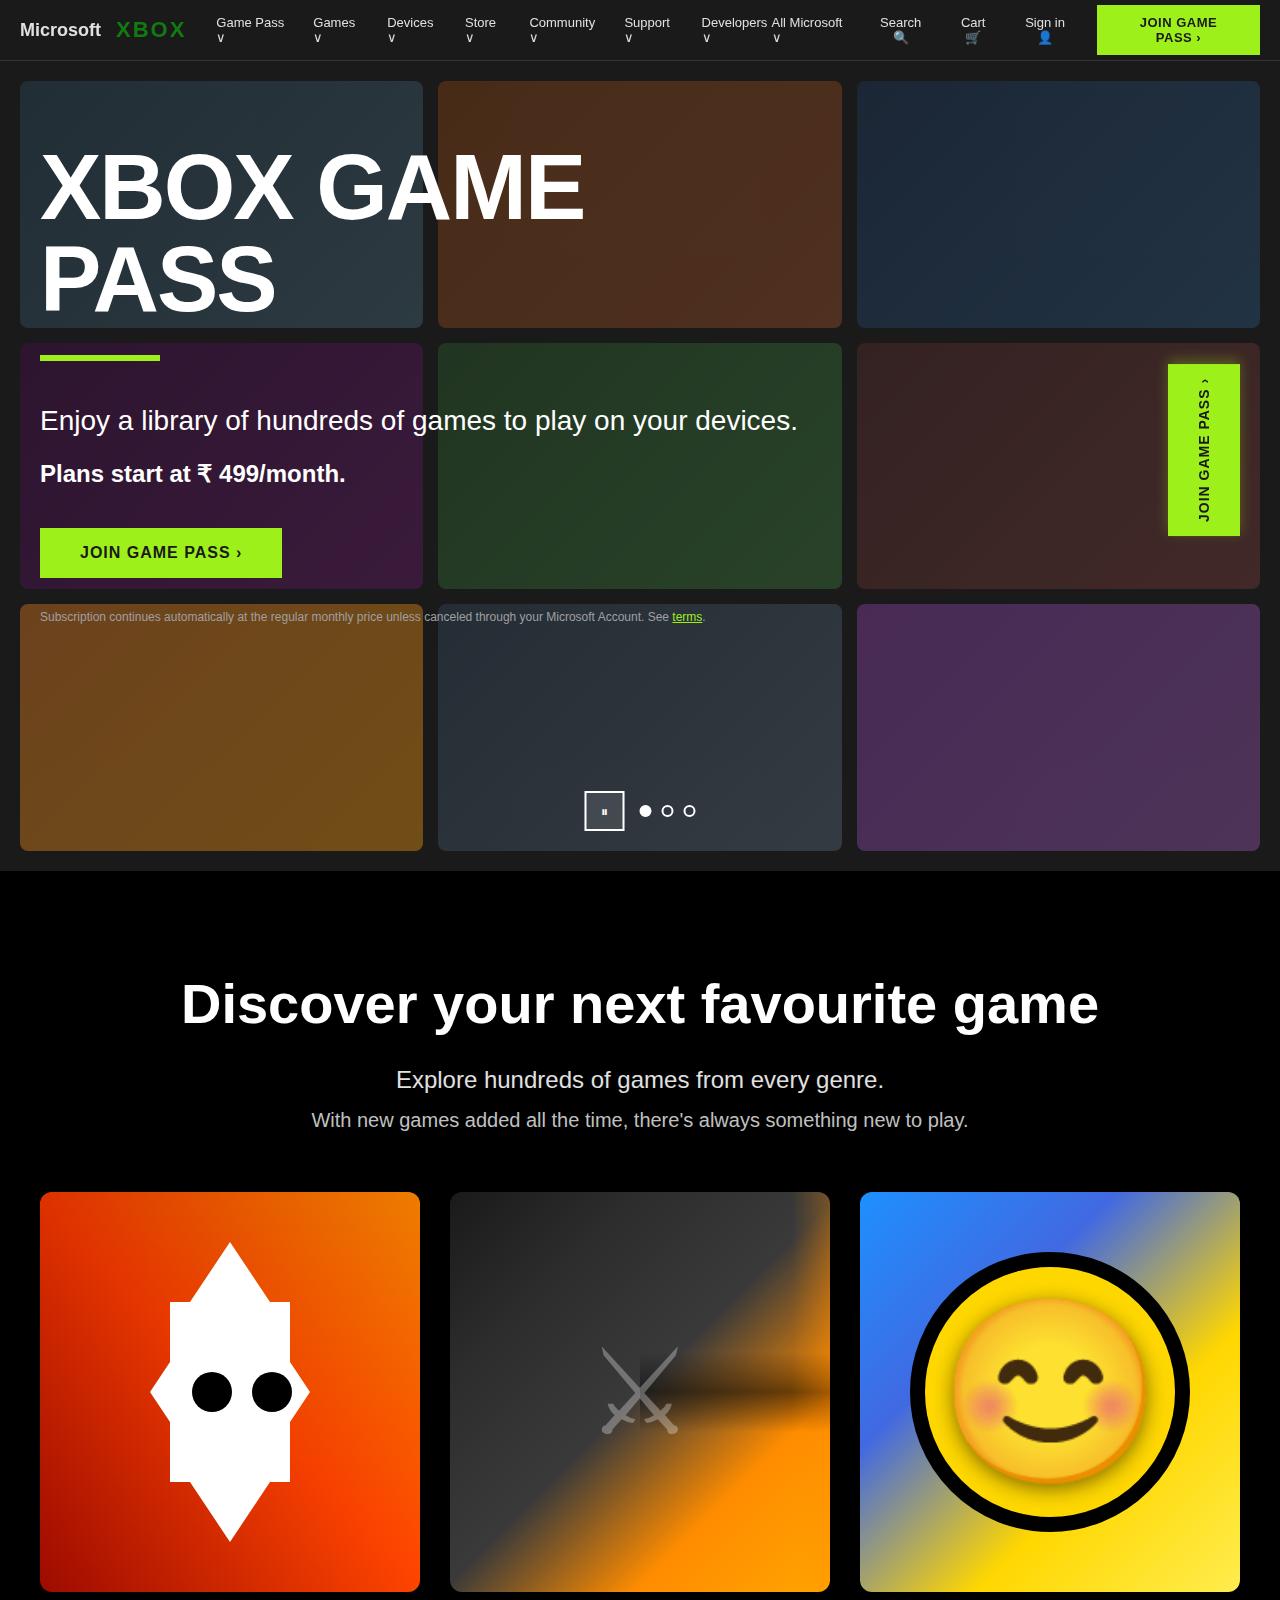
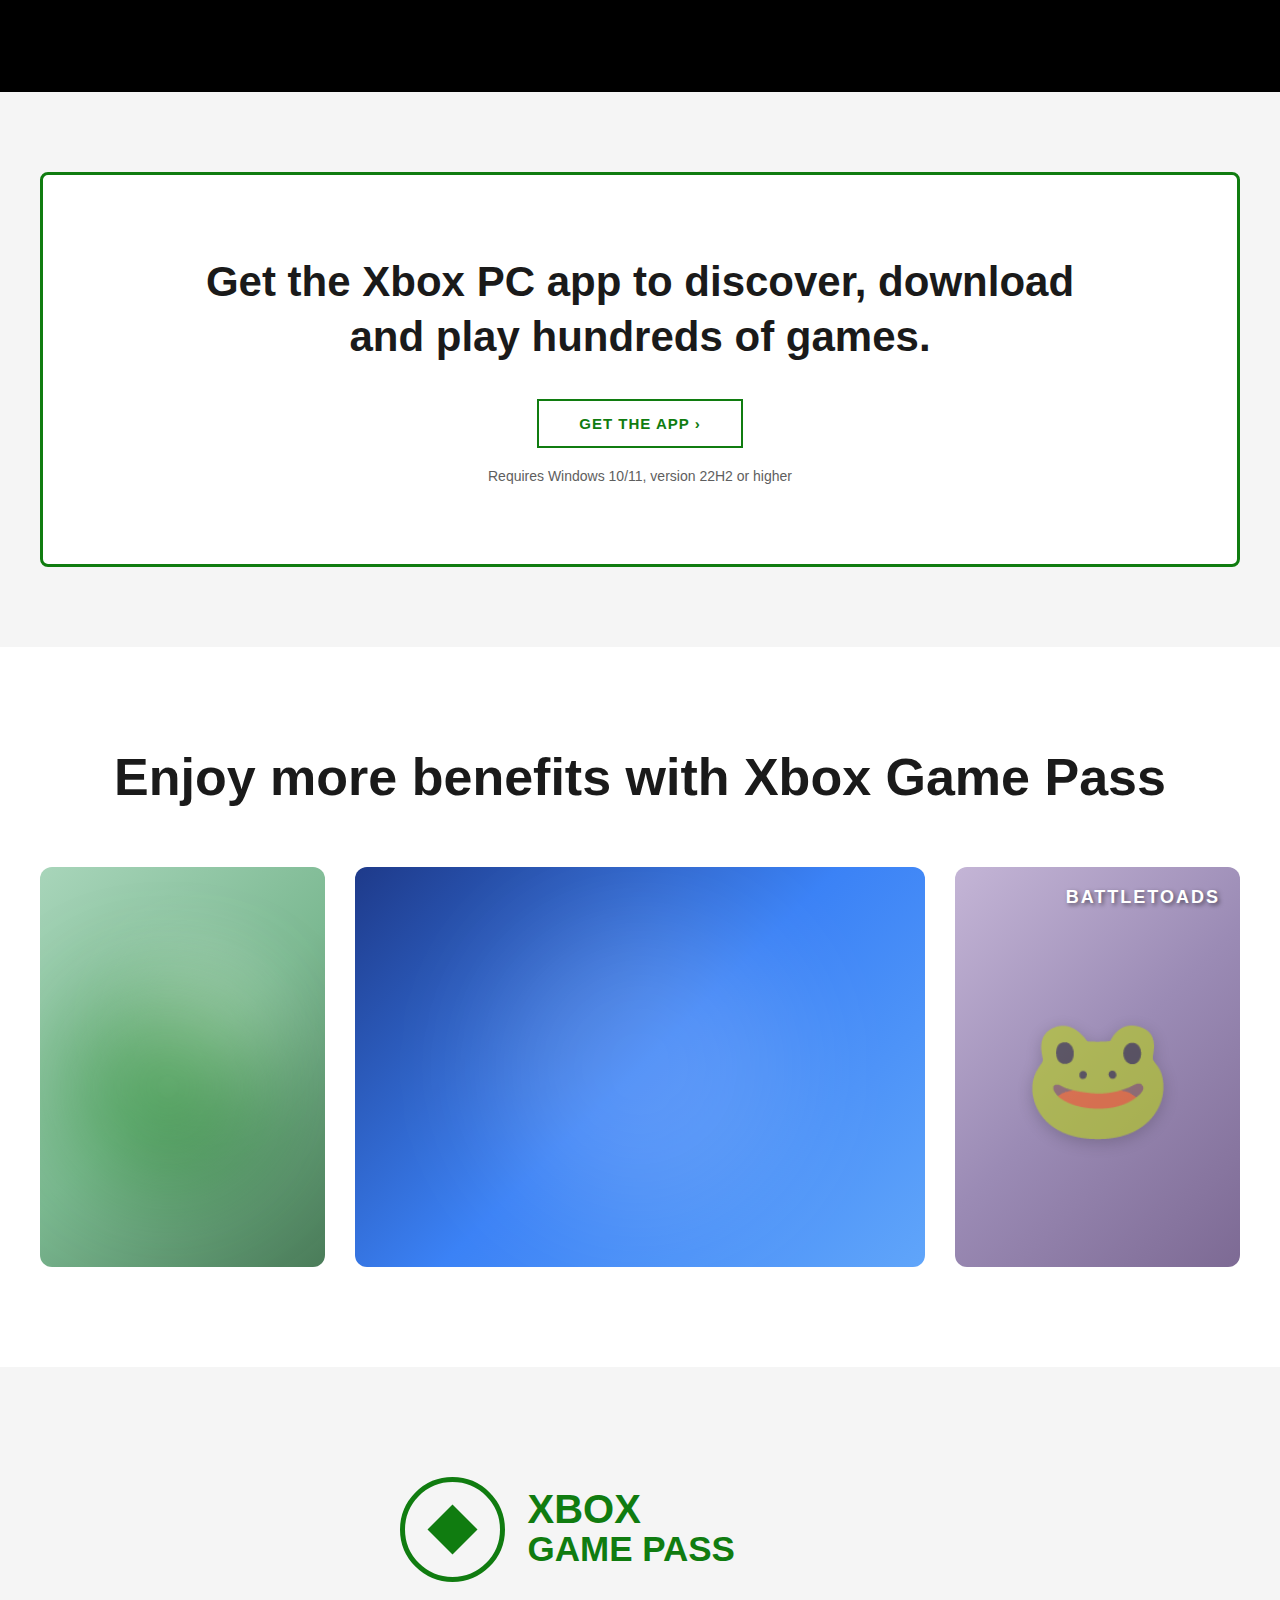
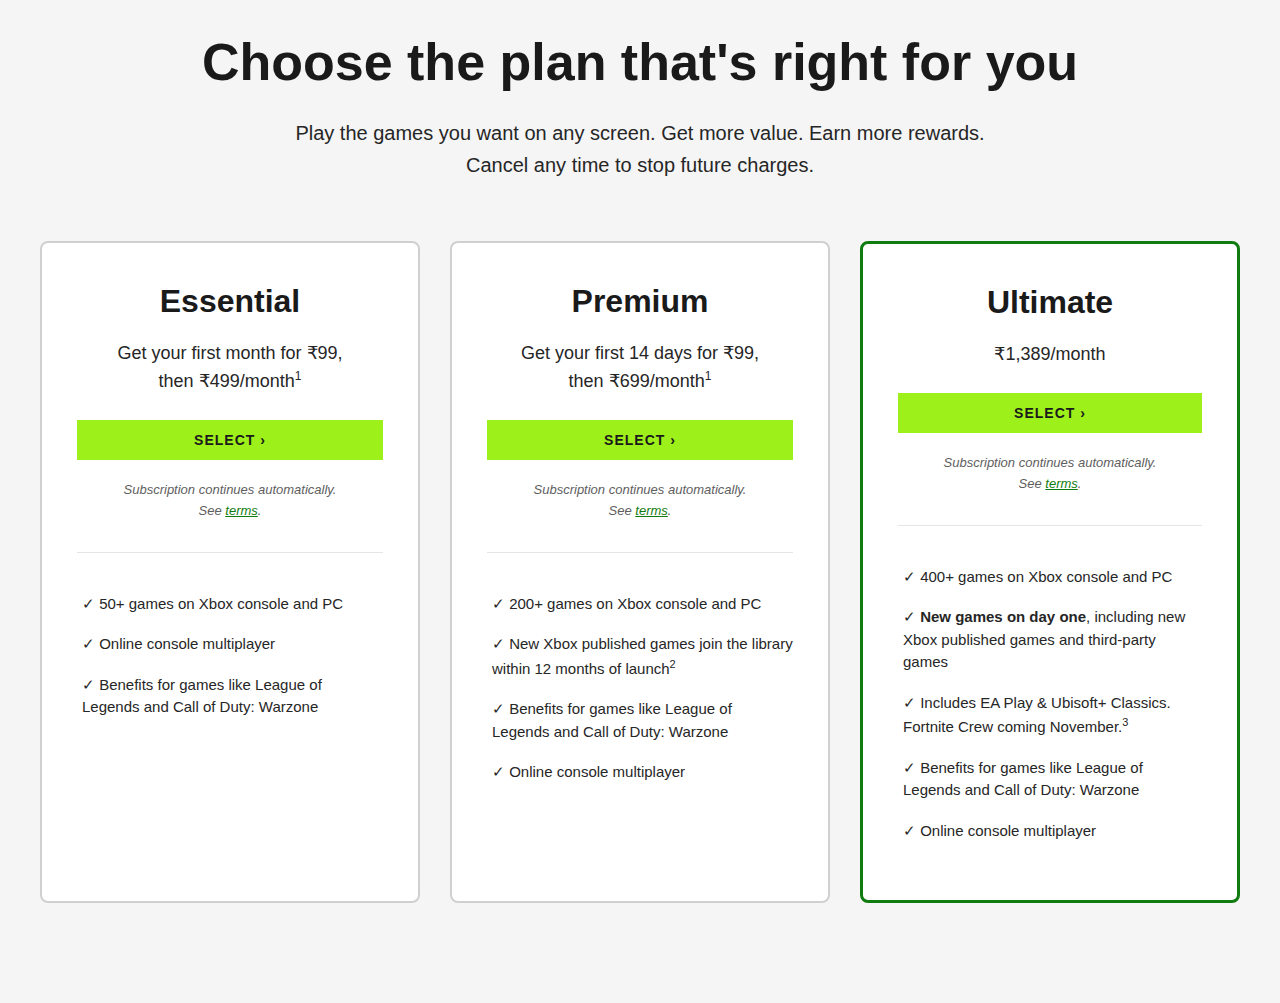
<file: page1.html>
<!DOCTYPE html>
<html lang="en">
<head>
    <meta charset="UTF-8">
    <meta name="viewport" content="width=device-width, initial-scale=1.0">
    <title>Join Xbox Game Pass</title>
    <style>
        * {
            margin: 0;
            padding: 0;
            box-sizing: border-box;
        }

        body {
            font-family: 'Segoe UI', Tahoma, Geneva, Verdana, sans-serif;
            background: #1a1a1a;
            color: white;
            overflow-x: hidden;
        }

        header {
            background: rgba(26, 26, 26, 0.95);
            padding: 0 20px;
            border-bottom: 1px solid #333;
            position: sticky;
            top: 0;
            z-index: 100;
            backdrop-filter: blur(10px);
        }

        .nav-container {
            display: flex;
            align-items: center;
            justify-content: space-between;
            height: 60px;
            max-width: 1600px;
            margin: 0 auto;
        }

        .nav-left {
            display: flex;
            align-items: center;
            gap: 30px;
        }

        .logo-section {
            display: flex;
            align-items: center;
            gap: 15px;
        }

        .microsoft-logo {
            font-size: 18px;
            font-weight: 600;
            color: #e0e0e0;
        }

        .xbox-logo {
            color: #107c10;
            font-size: 22px;
            font-weight: bold;
            letter-spacing: 2px;
        }

        .nav-menu {
            display: flex;
            gap: 25px;
            list-style: none;
        }

        .nav-menu li {
            color: #e0e0e0;
            font-size: 13px;
            cursor: pointer;
        }

        .nav-menu li:hover {
            color: #107c10;
        }

        .nav-right {
            display: flex;
            align-items: center;
            gap: 25px;
        }

        .join-btn {
            background: #9ef01a;
            color: #1a1a1a;
            border: none;
            padding: 10px 24px;
            font-size: 13px;
            font-weight: 700;
            cursor: pointer;
            text-transform: uppercase;
            letter-spacing: 0.5px;
            transition: all 0.3s;
        }

        .join-btn:hover {
            background: #b5ff3d;
            transform: scale(1.05);
        }

        .search-btn, .cart-btn, .signin-btn {
            background: none;
            border: none;
            cursor: pointer;
            font-size: 13px;
            color: #e0e0e0;
        }

        .hero-section {
            position: relative;
            min-height: 90vh;
            padding: 80px 40px;
            overflow: hidden;
        }

        .background-images {
            position: absolute;
            top: 0;
            left: 0;
            width: 100%;
            height: 100%;
            display: grid;
            grid-template-columns: repeat(3, 1fr);
            grid-template-rows: repeat(3, 1fr);
            gap: 15px;
            padding: 20px;
            opacity: 0.4;
            z-index: 0;
        }

        .bg-image {
            background-size: cover;
            background-position: center;
            border-radius: 8px;
            transition: opacity 0.3s;
        }

        .bg-image:hover {
            opacity: 0.8;
        }

        .bg-image:nth-child(1) {
            background: linear-gradient(135deg, #2d4a5c 0%, #4a6b7c 100%);
        }

        .bg-image:nth-child(2) {
            background: linear-gradient(135deg, #8b4513 0%, #a0522d 100%);
        }

        .bg-image:nth-child(3) {
            background: linear-gradient(135deg, #1e3a5f 0%, #2e5984 100%);
        }

        .bg-image:nth-child(4) {
            background: linear-gradient(135deg, #4a0e4e 0%, #6b1b6f 100%);
        }

        .bg-image:nth-child(5) {
            background: linear-gradient(135deg, #2c5f2d 0%, #3f7f40 100%);
        }

        .bg-image:nth-child(6) {
            background: linear-gradient(135deg, #5c2e2e 0%, #7f4040 100%);
        }

        .bg-image:nth-child(7) {
            background: linear-gradient(135deg, #e67e22 0%, #f39c12 100%);
        }

        .bg-image:nth-child(8) {
            background: linear-gradient(135deg, #34495e 0%, #5d6d7e 100%);
        }

        .bg-image:nth-child(9) {
            background: linear-gradient(135deg, #8e44ad 0%, #9b59b6 100%);
        }

        .hero-content {
            position: relative;
            max-width: 800px;
            z-index: 2;
        }

        .main-title {
            font-size: 92px;
            font-weight: 700;
            line-height: 1;
            margin-bottom: 30px;
            text-transform: uppercase;
            letter-spacing: -2px;
        }

        .accent-line {
            width: 120px;
            height: 6px;
            background: #9ef01a;
            margin-bottom: 40px;
        }

        .subtitle {
            font-size: 28px;
            line-height: 1.4;
            margin-bottom: 20px;
            font-weight: 400;
        }

        .price-text {
            font-size: 24px;
            margin-bottom: 40px;
            font-weight: 600;
        }

        .cta-button {
            background: #9ef01a;
            color: #1a1a1a;
            border: none;
            padding: 16px 40px;
            font-size: 16px;
            font-weight: 700;
            cursor: pointer;
            text-transform: uppercase;
            letter-spacing: 1px;
            transition: all 0.3s;
            display: inline-flex;
            align-items: center;
            gap: 10px;
        }

        .cta-button:hover {
            background: #b5ff3d;
            transform: translateY(-2px);
            box-shadow: 0 8px 24px rgba(158, 240, 26, 0.3);
        }

        .disclaimer {
            font-size: 12px;
            color: #a0a0a0;
            margin-top: 30px;
            line-height: 1.6;
        }

        .disclaimer a {
            color: #9ef01a;
            text-decoration: underline;
        }

        .carousel-controls {
            position: absolute;
            bottom: 40px;
            left: 50%;
            transform: translateX(-50%);
            display: flex;
            gap: 15px;
            align-items: center;
            z-index: 10;
        }

        .play-pause {
            width: 40px;
            height: 40px;
            background: rgba(255,255,255,0.1);
            border: 2px solid white;
            color: white;
            cursor: pointer;
            font-size: 14px;
            display: flex;
            align-items: center;
            justify-content: center;
            transition: all 0.3s;
        }

        .play-pause:hover {
            background: rgba(255,255,255,0.2);
        }

        .carousel-dots {
            display: flex;
            gap: 10px;
        }

        .dot {
            width: 12px;
            height: 12px;
            border-radius: 50%;
            border: 2px solid white;
            background: transparent;
            cursor: pointer;
            transition: all 0.3s;
        }

        .dot.active {
            background: white;
        }

        .dot:hover {
            transform: scale(1.2);
        }

        .floating-join-btn {
            position: fixed;
            top: 50%;
            right: 40px;
            transform: translateY(-50%);
            z-index: 100;
        }

        .floating-join-btn button {
            background: #9ef01a;
            color: #1a1a1a;
            border: none;
            padding: 14px 28px;
            font-size: 14px;
            font-weight: 700;
            cursor: pointer;
            text-transform: uppercase;
            letter-spacing: 1px;
            writing-mode: vertical-rl;
            transform: rotate(180deg);
            box-shadow: 0 4px 12px rgba(158, 240, 26, 0.3);
            transition: all 0.3s;
        }

        .floating-join-btn button:hover {
            background: #b5ff3d;
            box-shadow: 0 6px 20px rgba(158, 240, 26, 0.5);
        }

        @media (max-width: 1024px) {
            .main-title {
                font-size: 64px;
            }

            .subtitle {
                font-size: 22px;
            }

            .background-images {
                grid-template-columns: repeat(2, 1fr);
            }

            .floating-join-btn {
                display: none;
            }
        }

        @media (max-width: 768px) {
            .nav-menu {
                display: none;
            }

            .main-title {
                font-size: 48px;
            }

            .hero-section {
                padding: 40px 20px;
            }

            .background-images {
                grid-template-columns: 1fr;
            }
        }

        .discover-section {
            background: #000;
            padding: 100px 40px;
            text-align: center;
        }

        .discover-content {
            max-width: 1400px;
            margin: 0 auto;
        }

        .discover-title {
            font-size: 56px;
            font-weight: 700;
            margin-bottom: 30px;
            color: white;
        }

        .discover-subtitle {
            font-size: 24px;
            color: #e0e0e0;
            margin-bottom: 15px;
        }

        .discover-description {
            font-size: 20px;
            color: #c0c0c0;
            margin-bottom: 60px;
        }

        .game-showcase {
            display: grid;
            grid-template-columns: repeat(3, 1fr);
            gap: 30px;
            margin-top: 60px;
        }

        .game-card {
            position: relative;
            overflow: hidden;
            border-radius: 12px;
            cursor: pointer;
            transition: transform 0.4s ease;
        }

        .game-card:hover {
            transform: translateY(-10px) scale(1.02);
        }

        .game-image {
            width: 100%;
            height: 400px;
            background-size: cover;
            background-position: center;
            transition: transform 0.4s ease;
        }

        .game-card:hover .game-image {
            transform: scale(1.1);
        }

        .hollow-knight {
            background: linear-gradient(135deg, rgba(139, 0, 0, 0.3), rgba(255, 69, 0, 0.3)),
                        radial-gradient(circle at 50% 50%, #fff 5%, transparent 5%),
                        linear-gradient(45deg, #8b0000 0%, #ff4500 50%, #ffa500 100%);
            position: relative;
        }

        .hollow-knight::before {
            content: '';
            position: absolute;
            width: 200px;
            height: 300px;
            background: white;
            top: 50%;
            left: 50%;
            transform: translate(-50%, -50%);
            clip-path: polygon(50% 0%, 70% 20%, 80% 20%, 80% 40%, 90% 50%, 80% 60%, 80% 80%, 70% 80%, 50% 100%, 30% 80%, 20% 80%, 20% 60%, 10% 50%, 20% 40%, 20% 20%, 30% 20%);
            filter: drop-shadow(0 0 20px rgba(255, 255, 255, 0.8));
        }

        .hollow-knight::after {
            content: '';
            position: absolute;
            width: 40px;
            height: 40px;
            background: #000;
            border-radius: 50%;
            top: 45%;
            left: 40%;
            box-shadow: 60px 0 0 #000;
        }

        .call-of-duty {
            background: linear-gradient(135deg, #1a1a1a 0%, #2d2d2d 25%, #3a3a3a 50%, #ff8c00 75%, #ffa500 100%);
            position: relative;
        }

        .call-of-duty::before {
            content: '';
            position: absolute;
            width: 100%;
            height: 100%;
            background: 
                linear-gradient(90deg, transparent 40%, rgba(255, 140, 0, 0.3) 50%, transparent 60%),
                linear-gradient(0deg, transparent 40%, rgba(0, 0, 0, 0.5) 50%, transparent 60%);
        }

        .call-of-duty::after {
            content: '⚔';
            position: absolute;
            font-size: 120px;
            top: 50%;
            left: 50%;
            transform: translate(-50%, -50%);
            opacity: 0.3;
        }

        .fallout {
            background: linear-gradient(135deg, #1e90ff 0%, #4169e1 33%, #ffd700 66%, #ffed4e 100%);
            position: relative;
            overflow: hidden;
        }

        .fallout::before {
            content: '';
            position: absolute;
            width: 250px;
            height: 250px;
            background: #ffd700;
            border-radius: 50%;
            top: 50%;
            left: 50%;
            transform: translate(-50%, -50%);
            border: 15px solid #000;
        }

        .fallout::after {
            content: '😊';
            position: absolute;
            font-size: 180px;
            top: 50%;
            left: 50%;
            transform: translate(-50%, -50%);
            filter: drop-shadow(0 5px 10px rgba(0, 0, 0, 0.5));
        }

        @media (max-width: 1024px) {
            .game-showcase {
                grid-template-columns: 1fr;
                gap: 40px;
            }

            .discover-title {
                font-size: 42px;
            }
        }

        .app-section {
            background: #f5f5f5;
            padding: 80px 40px;
        }

        .app-banner {
            max-width: 1400px;
            margin: 0 auto;
            text-align: center;
            background: white;
            border: 3px solid #107c10;
            border-radius: 8px;
            padding: 80px 60px;
        }

        .app-title {
            font-size: 42px;
            font-weight: 600;
            color: #1a1a1a;
            margin-bottom: 35px;
            line-height: 1.3;
        }

        .app-btn {
            background: white;
            color: #107c10;
            border: 2px solid #107c10;
            padding: 14px 40px;
            font-size: 15px;
            font-weight: 700;
            cursor: pointer;
            text-transform: uppercase;
            letter-spacing: 1px;
            transition: all 0.3s;
            margin-bottom: 20px;
        }

        .app-btn:hover {
            background: #107c10;
            color: white;
            transform: translateY(-2px);
            box-shadow: 0 6px 20px rgba(16, 124, 16, 0.3);
        }

        .app-requirement {
            font-size: 14px;
            color: #5e5e5e;
        }

        .benefits-section {
            background: white;
            padding: 100px 40px;
        }

        .benefits-content {
            max-width: 1400px;
            margin: 0 auto;
        }

        .benefits-title {
            font-size: 52px;
            font-weight: 700;
            color: #1a1a1a;
            text-align: center;
            margin-bottom: 60px;
        }

        .benefits-grid {
            display: grid;
            grid-template-columns: 1fr 2fr 1fr;
            gap: 30px;
        }

        .benefit-card {
            position: relative;
            overflow: hidden;
            border-radius: 12px;
            min-height: 400px;
            cursor: pointer;
            transition: transform 0.4s ease;
        }

        .benefit-card:hover {
            transform: translateY(-8px);
        }

        .benefit-image {
            width: 100%;
            height: 100%;
            background-size: cover;
            background-position: center;
            transition: transform 0.4s ease;
        }

        .benefit-card:hover .benefit-image {
            transform: scale(1.05);
        }

        .green-abstract {
            background: linear-gradient(135deg, #a8d5ba 0%, #7cb992 50%, #4a7c59 100%);
            position: relative;
        }

        .green-abstract::before {
            content: '';
            position: absolute;
            width: 150px;
            height: 150px;
            background: rgba(255, 255, 255, 0.3);
            border-radius: 50%;
            top: 20%;
            left: 30%;
            filter: blur(40px);
        }

        .green-abstract::after {
            content: '';
            position: absolute;
            width: 200px;
            height: 200px;
            background: rgba(16, 124, 16, 0.4);
            border-radius: 50%;
            bottom: 20%;
            right: 20%;
            filter: blur(50px);
        }

        .blue-gradient {
            background: linear-gradient(135deg, #1e3a8a 0%, #3b82f6 50%, #60a5fa 100%);
            position: relative;
        }

        .blue-gradient::before {
            content: '';
            position: absolute;
            width: 300px;
            height: 300px;
            background: rgba(255, 255, 255, 0.15);
            border-radius: 50%;
            top: 50%;
            left: 50%;
            transform: translate(-50%, -50%);
            filter: blur(60px);
        }

        .game-preview {
            background: linear-gradient(135deg, #c4b5d6 0%, #9b8bb5 50%, #7d6a94 100%);
            position: relative;
        }

        .game-preview::before {
            content: 'BATTLETOADS';
            position: absolute;
            top: 20px;
            right: 20px;
            color: white;
            font-size: 18px;
            font-weight: bold;
            letter-spacing: 2px;
            text-shadow: 2px 2px 4px rgba(0, 0, 0, 0.5);
        }

        .game-preview::after {
            content: '🐸';
            position: absolute;
            font-size: 120px;
            bottom: 30%;
            left: 50%;
            transform: translateX(-50%);
            opacity: 0.6;
            filter: drop-shadow(0 4px 8px rgba(0, 0, 0, 0.3));
        }

        @media (max-width: 1024px) {
            .benefits-grid {
                grid-template-columns: 1fr;
            }

            .app-title {
                font-size: 32px;
            }

            .benefits-title {
                font-size: 38px;
            }
        }

        .pricing-section {
            background: #f5f5f5;
            padding: 100px 40px;
        }

        .pricing-header {
            text-align: center;
            margin-bottom: 60px;
        }

        .gamepass-logo-large {
            margin: 0 auto 40px;
            display: flex;
            justify-content: center;
        }

        .pricing-main-title {
            font-size: 52px;
            font-weight: 700;
            color: #1a1a1a;
            margin-bottom: 25px;
        }

        .pricing-main-subtitle {
            font-size: 20px;
            color: #262626;
            line-height: 1.6;
        }

        .pricing-content {
            max-width: 1400px;
            margin: 0 auto;
        }

        .pricing-grid {
            display: grid;
            grid-template-columns: repeat(3, 1fr);
            gap: 30px;
        }

        .pricing-card {
            background: white;
            border: 2px solid #d0d0d0;
            border-radius: 8px;
            padding: 40px 35px;
            text-align: center;
            transition: all 0.3s ease;
        }

        .pricing-card:hover {
            border-color: #107c10;
            box-shadow: 0 8px 24px rgba(16, 124, 16, 0.15);
            transform: translateY(-5px);
        }

        .pricing-card.highlighted {
            border: 3px solid #107c10;
            border-width: 3px;
        }

        .plan-name {
            font-size: 32px;
            font-weight: 700;
            color: #1a1a1a;
            margin-bottom: 20px;
        }

        .plan-price {
            font-size: 18px;
            color: #262626;
            margin-bottom: 25px;
            line-height: 1.5;
        }

        .plan-price sup {
            font-size: 12px;
        }

        .select-btn {
            background: #9ef01a;
            color: #1a1a1a;
            border: none;
            padding: 12px 40px;
            font-size: 14px;
            font-weight: 700;
            cursor: pointer;
            text-transform: uppercase;
            letter-spacing: 1px;
            width: 100%;
            transition: all 0.3s;
            margin-bottom: 20px;
        }

        .select-btn:hover {
            background: #b5ff3d;
            transform: scale(1.03);
        }

        .plan-disclaimer {
            font-size: 13px;
            color: #5e5e5e;
            font-style: italic;
            margin-bottom: 40px;
            line-height: 1.6;
            padding-bottom: 30px;
            border-bottom: 1px solid #e5e5e5;
        }

        .plan-disclaimer a {
            color: #107c10;
            text-decoration: underline;
        }

        .features-list {
            list-style: none;
            text-align: left;
            padding: 0;
        }

        .features-list li {
            font-size: 15px;
            color: #262626;
            margin-bottom: 18px;
            line-height: 1.5;
            padding-left: 5px;
        }

        .features-list li strong {
            font-weight: 700;
        }

        .features-list li sup {
            font-size: 11px;
        }

        @media (max-width: 1024px) {
            .pricing-grid {
                grid-template-columns: 1fr;
                gap: 40px;
            }
        }
    </style>
</head>
<body>
    <header>
        <div class="nav-container">
            <div class="nav-left">
                <div class="logo-section">
                    <div class="microsoft-logo">Microsoft</div>
                    <div class="xbox-logo">XBOX</div>
                </div>
                <ul class="nav-menu">
                    <li>Game Pass ∨</li>
                    <li>Games ∨</li>
                    <li>Devices ∨</li>
                    <li>Store ∨</li>
                    <li>Community ∨</li>
                    <li>Support ∨</li>
                    <li>Developers ∨</li>
                </ul>
            </div>
            <div class="nav-right">
                <span style="color: #e0e0e0; font-size: 13px;">All Microsoft ∨</span>
                <button class="search-btn">Search 🔍</button>
                <button class="cart-btn">Cart 🛒</button>
                <button class="signin-btn">Sign in 👤</button>
                <button class="join-btn">JOIN GAME PASS ›</button>
            </div>
        </div>
    </header>

    <section class="hero-section">
        <div class="background-images">
            <div class="bg-image"></div>
            <div class="bg-image"></div>
            <div class="bg-image"></div>
            <div class="bg-image"></div>
            <div class="bg-image"></div>
            <div class="bg-image"></div>
            <div class="bg-image"></div>
            <div class="bg-image"></div>
            <div class="bg-image"></div>
        </div>

        <div class="hero-content">
            <h1 class="main-title">XBOX GAME PASS</h1>
            <div class="accent-line"></div>
            <p class="subtitle">Enjoy a library of hundreds of games to play on your devices.</p>
            <p class="price-text">Plans start at ₹ 499/month.</p>
            <button class="cta-button">JOIN GAME PASS ›</button>
            <p class="disclaimer">
                Subscription continues automatically at the regular monthly price unless canceled through your Microsoft Account. See <a href="#">terms</a>.
            </p>
        </div>

        <div class="carousel-controls">
            <button class="play-pause">⏸</button>
            <div class="carousel-dots">
                <div class="dot active"></div>
                <div class="dot"></div>
                <div class="dot"></div>
            </div>
        </div>
    </section>

    <div class="floating-join-btn">
        <button>JOIN GAME PASS ›</button>
    </div>

    <section class="discover-section">
        <div class="discover-content">
            <h2 class="discover-title">Discover your next favourite game</h2>
            <p class="discover-subtitle">Explore hundreds of games from every genre.</p>
            <p class="discover-description">With new games added all the time, there's always something new to play.</p>
            
            <div class="game-showcase">
                <div class="game-card">
                    <div class="game-image hollow-knight"></div>
                </div>
                <div class="game-card">
                    <div class="game-image call-of-duty"></div>
                </div>
                <div class="game-card">
                    <div class="game-image fallout"></div>
                </div>
            </div>
        </div>
    </section>

    <section class="app-section">
        <div class="app-banner">
            <h2 class="app-title">Get the Xbox PC app to discover, download<br>and play hundreds of games.</h2>
            <button class="app-btn">GET THE APP ›</button>
            <p class="app-requirement">Requires Windows 10/11, version 22H2 or higher</p>
        </div>
    </section>

    <section class="benefits-section">
        <div class="benefits-content">
            <h2 class="benefits-title">Enjoy more benefits with Xbox Game Pass</h2>
            
            <div class="benefits-grid">
                <div class="benefit-card card-left">
                    <div class="benefit-image green-abstract"></div>
                </div>
                <div class="benefit-card card-center">
                    <div class="benefit-image blue-gradient"></div>
                </div>
                <div class="benefit-card card-right">
                    <div class="benefit-image game-preview"></div>
                </div>
            </div>
        </div>
    </section>

    <section class="pricing-section">
        <div class="pricing-header">
            <div class="gamepass-logo-large">
                <svg viewBox="0 0 400 100" style="width: 100%; max-width: 500px; height: auto;">
                    <circle cx="50" cy="50" r="40" fill="none" stroke="#107c10" stroke-width="4"/>
                    <path d="M30,50 L50,30 L70,50 L50,70 Z" fill="#107c10"/>
                    <text x="110" y="45" font-family="Arial, sans-serif" font-size="32" font-weight="bold" fill="#107c10">XBOX</text>
                    <text x="110" y="75" font-family="Arial, sans-serif" font-size="28" font-weight="600" fill="#107c10">GAME PASS</text>
                </svg>
            </div>
            <h2 class="pricing-main-title">Choose the plan that's right for you</h2>
            <p class="pricing-main-subtitle">Play the games you want on any screen. Get more value. Earn more rewards.<br>Cancel any time to stop future charges.</p>
        </div>
        
        <div class="pricing-content">
            <div class="pricing-grid">
                <div class="pricing-card">
                    <h3 class="plan-name">Essential</h3>
                    <p class="plan-price">Get your first month for ₹99,<br>then ₹499/month<sup>1</sup></p>
                    <button class="select-btn">SELECT ›</button>
                    <p class="plan-disclaimer">Subscription continues automatically.<br>See <a href="#">terms</a>.</p>
                    
                    <ul class="features-list">
                        <li>✓ 50+ games on Xbox console and PC</li>
                        <li>✓ Online console multiplayer</li>
                        <li>✓ Benefits for games like League of Legends and Call of Duty: Warzone</li>
                    </ul>
                </div>

                <div class="pricing-card">
                    <h3 class="plan-name">Premium</h3>
                    <p class="plan-price">Get your first 14 days for ₹99,<br>then ₹699/month<sup>1</sup></p>
                    <button class="select-btn">SELECT ›</button>
                    <p class="plan-disclaimer">Subscription continues automatically.<br>See <a href="#">terms</a>.</p>
                    
                    <ul class="features-list">
                        <li>✓ 200+ games on Xbox console and PC</li>
                        <li>✓ New Xbox published games join the library within 12 months of launch<sup>2</sup></li>
                        <li>✓ Benefits for games like League of Legends and Call of Duty: Warzone</li>
                        <li>✓ Online console multiplayer</li>
                    </ul>
                </div>

                <div class="pricing-card highlighted">
                    <h3 class="plan-name">Ultimate</h3>
                    <p class="plan-price">₹1,389/month</p>
                    <button class="select-btn">SELECT ›</button>
                    <p class="plan-disclaimer">Subscription continues automatically.<br>See <a href="#">terms</a>.</p>
                    
                    <ul class="features-list">
                        <li>✓ 400+ games on Xbox console and PC</li>
                        <li>✓ <strong>New games on day one</strong>, including new Xbox published games and third-party games</li>
                        <li>✓ Includes EA Play & Ubisoft+ Classics. Fortnite Crew coming November.<sup>3</sup></li>
                        <li>✓ Benefits for games like League of Legends and Call of Duty: Warzone</li>
                        <li>✓ Online console multiplayer</li>
                    </ul>
                </div>
            </div>
        </div>
    </section>

    <script>
        const dots = document.querySelectorAll('.dot');
        const playPause = document.querySelector('.play-pause');
        let isPlaying = true;
        let currentSlide = 0;

        dots.forEach((dot, idx) => {
            dot.addEventListener('click', () => {
                dots.forEach(d => d.classList.remove('active'));
                dot.classList.add('active');
                currentSlide = idx;
            });
        });

        playPause.addEventListener('click', () => {
            isPlaying = !isPlaying;
            playPause.textContent = isPlaying ? '⏸' : '▶';
        });

        // Auto-rotate background images
        const bgImages = document.querySelectorAll('.bg-image');
        setInterval(() => {
            bgImages.forEach((img, idx) => {
                img.style.opacity = Math.random() > 0.5 ? '0.4' : '0.2';
            });
        }, 3000);
    </script>
</body>
</html>
</file>
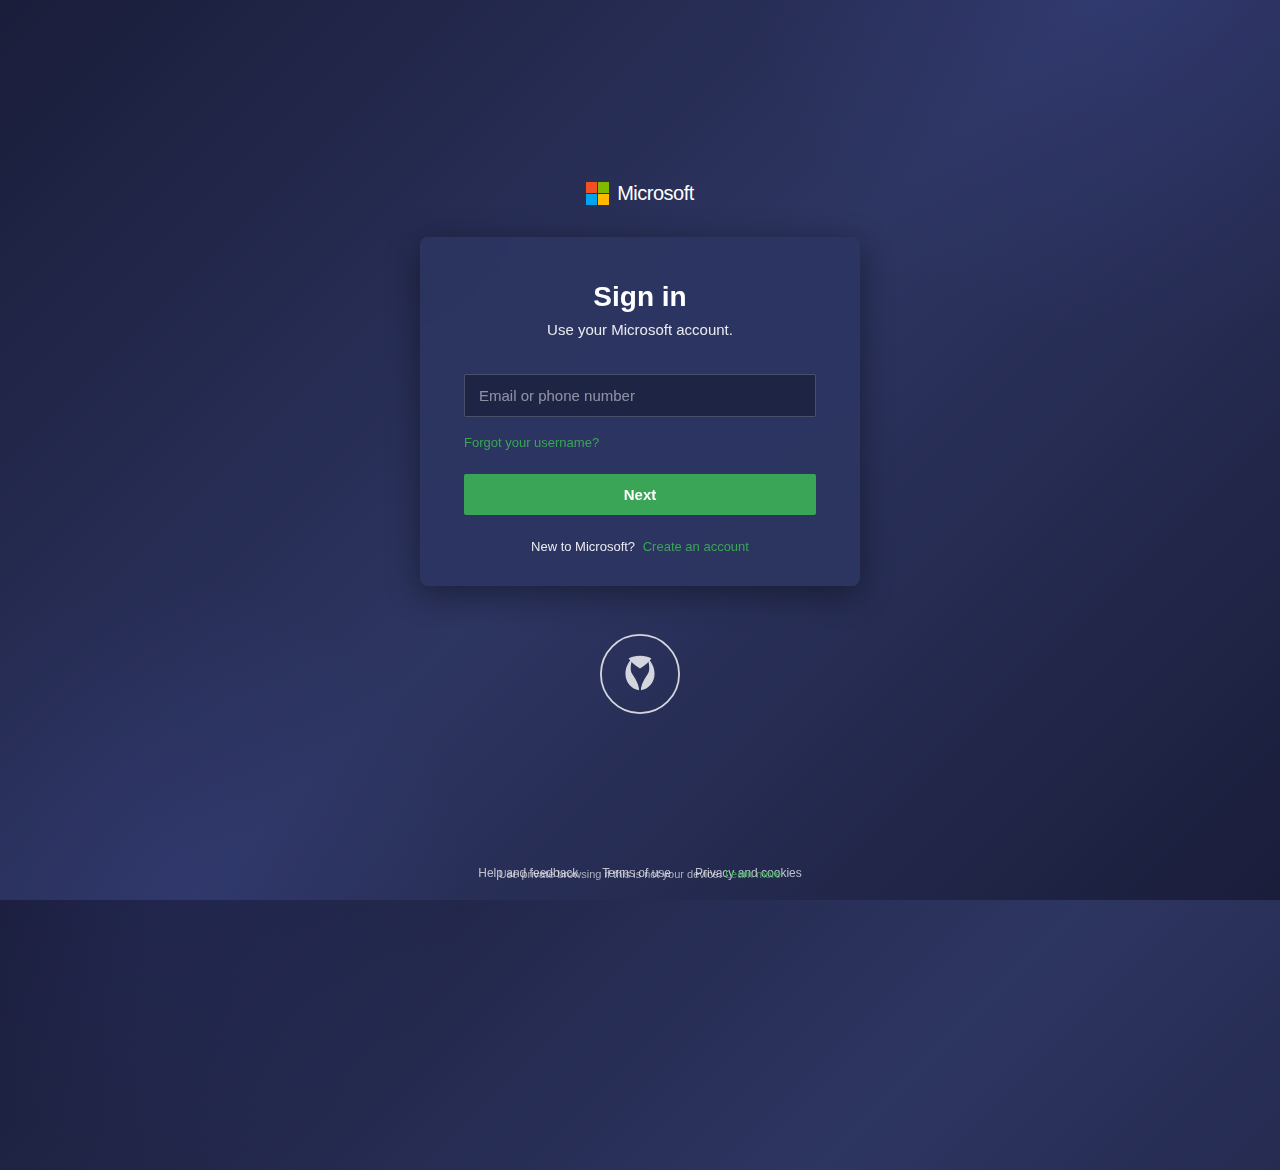
<file: signin.html>
<!DOCTYPE html>
<html lang="en">
<head>
    <meta charset="UTF-8">
    <meta name="viewport" content="width=device-width, initial-scale=1.0">
    <title>Sign in - Microsoft</title>
    <style>
        * {
            margin: 0;
            padding: 0;
            box-sizing: border-box;
        }

        body {
            font-family: 'Segoe UI', Tahoma, Geneva, Verdana, sans-serif;
            background: linear-gradient(135deg, #1a1d3a 0%, #2d3561 50%, #1a1d3a 100%);
            min-height: 100vh;
            display: flex;
            flex-direction: column;
            justify-content: center;
            align-items: center;
            position: relative;
            overflow: hidden;
        }

        body::before {
            content: '';
            position: absolute;
            top: -50%;
            right: -20%;
            width: 800px;
            height: 800px;
            border-radius: 50%;
            background: radial-gradient(circle, rgba(88, 101, 242, 0.1) 0%, transparent 70%);
        }

        body::after {
            content: '';
            position: absolute;
            bottom: -30%;
            left: -10%;
            width: 600px;
            height: 600px;
            border-radius: 50%;
            background: radial-gradient(circle, rgba(88, 101, 242, 0.08) 0%, transparent 70%);
        }

        .microsoft-logo {
            display: flex;
            align-items: center;
            gap: 8px;
            margin-bottom: 32px;
            position: relative;
            z-index: 1;
        }

        .logo-squares {
            display: grid;
            grid-template-columns: repeat(2, 11px);
            grid-template-rows: repeat(2, 11px);
            gap: 1px;
        }

        .logo-square {
            width: 11px;
            height: 11px;
        }

        .logo-square:nth-child(1) { background: #f25022; }
        .logo-square:nth-child(2) { background: #7fba00; }
        .logo-square:nth-child(3) { background: #00a4ef; }
        .logo-square:nth-child(4) { background: #ffb900; }

        .logo-text {
            color: white;
            font-size: 20px;
            font-weight: 400;
            letter-spacing: -0.5px;
        }

        .signin-container {
            background: rgba(45, 53, 97, 0.85);
            backdrop-filter: blur(40px);
            border-radius: 8px;
            padding: 44px 44px 32px;
            width: 440px;
            box-shadow: 0 8px 32px rgba(0, 0, 0, 0.4);
            position: relative;
            z-index: 1;
        }

        h1 {
            color: white;
            font-size: 28px;
            font-weight: 600;
            text-align: center;
            margin-bottom: 8px;
        }

        .subtitle {
            color: rgba(255, 255, 255, 0.9);
            font-size: 15px;
            text-align: center;
            margin-bottom: 36px;
        }

        .input-group {
            margin-bottom: 16px;
        }

        input[type="text"],
        input[type="email"] {
            width: 100%;
            padding: 12px 14px;
            background: rgba(0, 0, 0, 0.3);
            border: 1px solid rgba(255, 255, 255, 0.2);
            border-radius: 2px;
            color: white;
            font-size: 15px;
            outline: none;
            transition: all 0.2s;
        }

        input[type="text"]:focus,
        input[type="email"]:focus {
            border-color: rgba(255, 255, 255, 0.4);
            background: rgba(0, 0, 0, 0.4);
        }

        input::placeholder {
            color: rgba(255, 255, 255, 0.5);
        }

        .forgot-link {
            color: #3aa557;
            text-decoration: none;
            font-size: 13px;
            display: inline-block;
            margin-bottom: 24px;
        }

        .forgot-link:hover {
            text-decoration: underline;
        }

        .next-button {
            width: 100%;
            padding: 12px;
            background: #3aa557;
            color: white;
            border: none;
            border-radius: 2px;
            font-size: 15px;
            font-weight: 600;
            cursor: pointer;
            transition: background 0.2s;
        }

        .next-button:hover {
            background: #2d8a44;
        }

        .create-account {
            text-align: center;
            margin-top: 24px;
            color: rgba(255, 255, 255, 0.9);
            font-size: 13px;
        }

        .create-account a {
            color: #3aa557;
            text-decoration: none;
            margin-left: 4px;
        }

        .create-account a:hover {
            text-decoration: underline;
        }

        .xbox-logo {
            text-align: center;
            margin-top: 48px;
            position: relative;
            z-index: 1;
        }

        .xbox-logo svg {
            width: 80px;
            height: 80px;
            opacity: 0.8;
        }

        .footer {
            position: fixed;
            bottom: 20px;
            display: flex;
            gap: 24px;
            font-size: 12px;
            color: rgba(255, 255, 255, 0.7);
            z-index: 1;
        }

        .footer a {
            color: rgba(255, 255, 255, 0.7);
            text-decoration: none;
        }

        .footer a:hover {
            text-decoration: underline;
        }

        .private-browsing {
            position: fixed;
            bottom: 20px;
            left: 50%;
            transform: translateX(-50%);
            font-size: 11px;
            color: rgba(255, 255, 255, 0.6);
            text-align: center;
            z-index: 1;
        }

        .private-browsing a {
            color: #3aa557;
            text-decoration: none;
        }
    </style>
</head>
<body>
    <div class="microsoft-logo">
        <div class="logo-squares">
            <div class="logo-square"></div>
            <div class="logo-square"></div>
            <div class="logo-square"></div>
            <div class="logo-square"></div>
        </div>
        <span class="logo-text">Microsoft</span>
    </div>

    <div class="signin-container">
        <h1>Sign in</h1>
        <p class="subtitle">Use your Microsoft account.</p>

        <div class="input-group">
            <input type="text" placeholder="Email or phone number">
        </div>

        <a href="#" class="forgot-link">Forgot your username?</a>

        <button class="next-button">Next</button>

        <div class="create-account">
            New to Microsoft? <a href="#">Create an account</a>
        </div>
    </div>

    <div class="xbox-logo">
        <svg viewBox="0 0 88 88" fill="none" xmlns="http://www.w3.org/2000/svg">
            <circle cx="44" cy="44" r="43" stroke="white" stroke-width="2" fill="none"/>
            <path d="M35.5 27C30 32 28 38 28 44C28 53 34.5 60.5 43 62C43 55 38 48 35.5 44C33.5 41 33 37 35.5 27Z" fill="white"/>
            <path d="M52.5 27C58 32 60 38 60 44C60 53 53.5 60.5 45 62C45 55 50 48 52.5 44C54.5 41 55 37 52.5 27Z" fill="white"/>
            <path d="M44 24C39 24 35 25 31.5 27C34 31 38 34 44 38C50 34 54 31 56.5 27C53 25 49 24 44 24Z" fill="white"/>
        </svg>
    </div>

    <div class="footer">
        <a href="#">Help and feedback</a>
        <a href="#">Terms of use</a>
        <a href="#">Privacy and cookies</a>
    </div>

    <div class="private-browsing">
        Use private browsing if this is not your device. <a href="#">Learn more</a>
    </div>
</body>
</html>
</file>
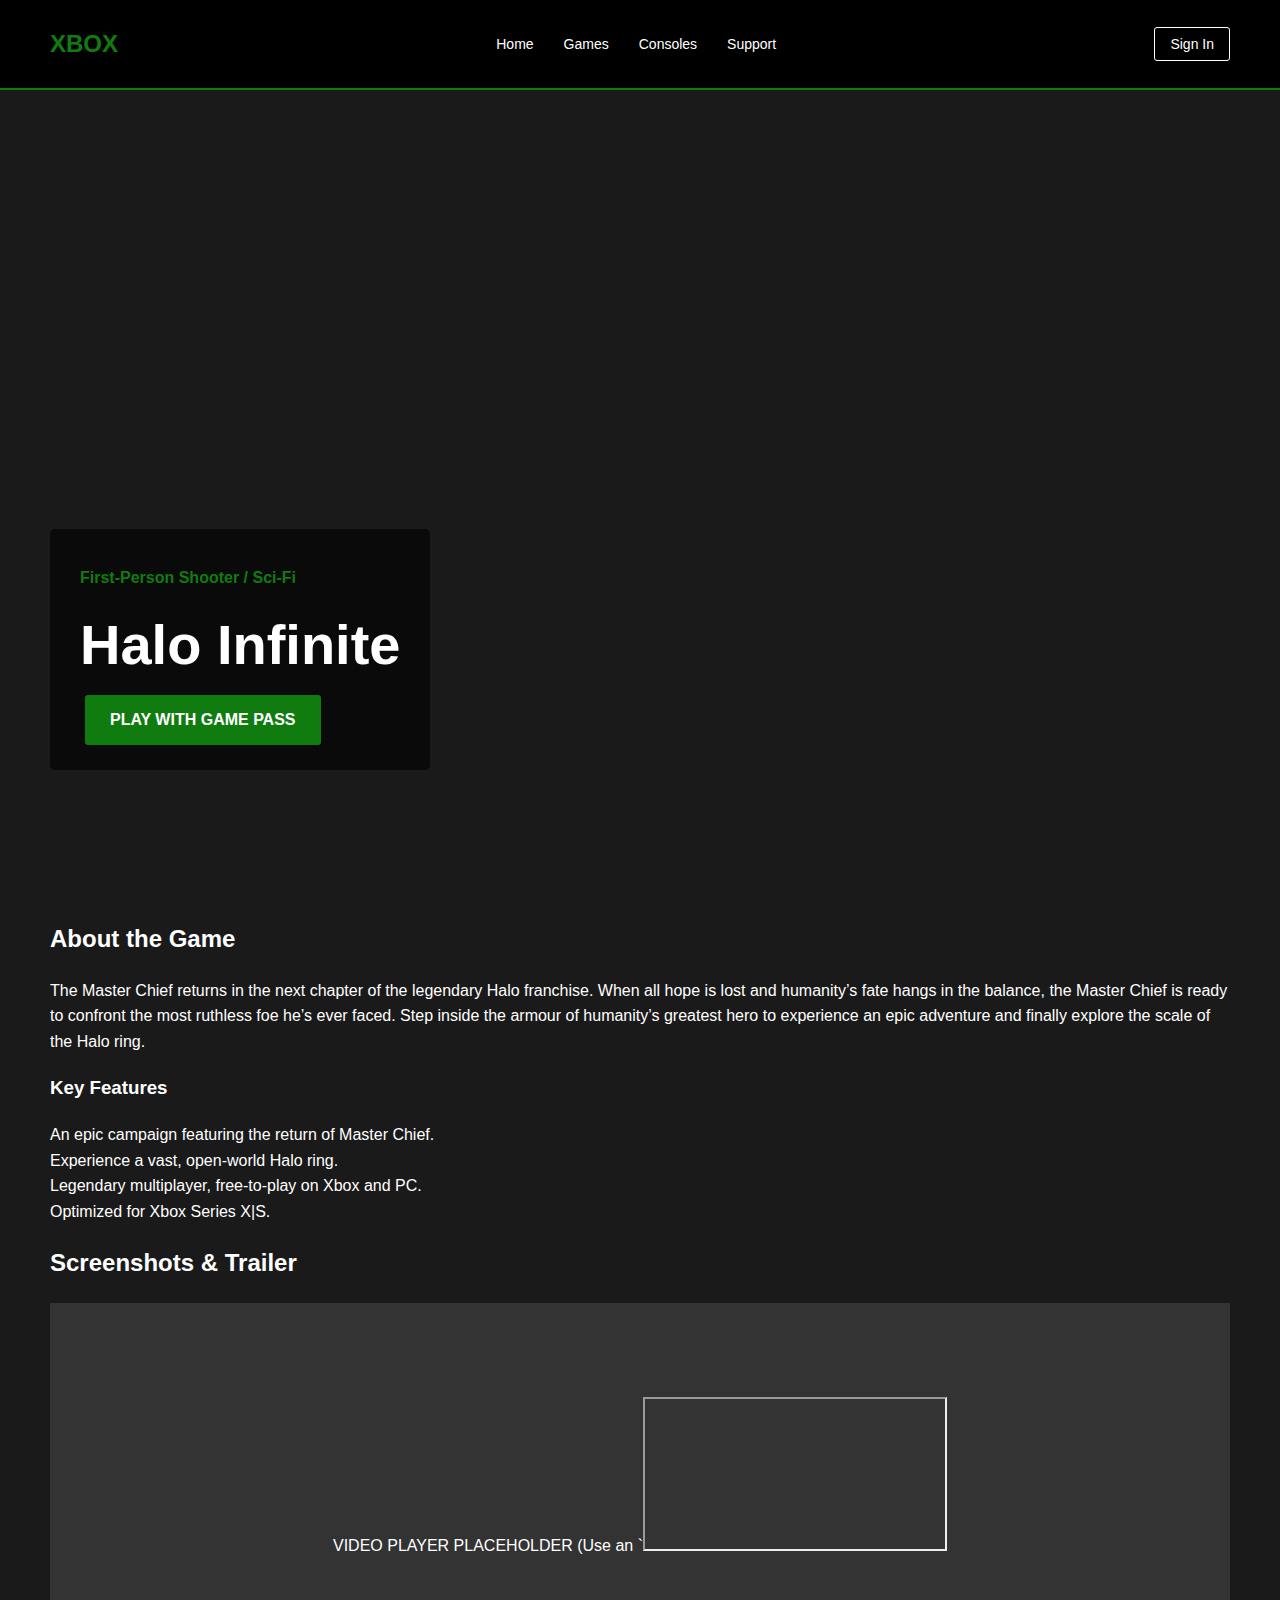
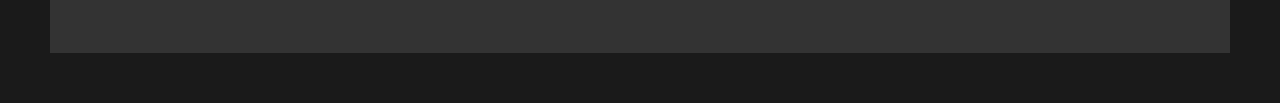
<file: xbox/gamepage.html>
<!DOCTYPE html>
<html lang="en">
<head>
    <meta charset="UTF-8">
    <meta name="viewport" content="width=device-width, initial-scale=1.0">
    <title>Halo Infinite - Game Details</title>
    <link rel="stylesheet" href="xbox.css"> 
    <style>
        /* Specific CSS for this page can go here if needed */
        .game-hero {
            background: url('https://via.placeholder.com/1500x700/003366/FFFFFF?text=Halo+Infinite+Game+Art') no-repeat center center/cover;
            height: 70vh; /* 70% of viewport height */
            display: flex;
            align-items: flex-end;
            padding: 50px;
            position: relative;
        }

        .game-info {
            background-color: rgba(0, 0, 0, 0.6);
            padding: 20px 30px;
            border-radius: 5px;
        }
        
        .game-info h1 {
            font-size: 56px;
            margin: 0;
            color: #ffffff;
        }

        .game-info p.genre {
            color: #107C10; /* Xbox Green */
            font-weight: bold;
            margin-bottom: 10px;
        }

        .details-section {
            padding: 50px;
            max-width: 1200px;
            margin: 0 auto;
        }

        .details-grid {
            display: flex;
            gap: 40px;
            margin-top: 30px;
        }

        .main-content {
            flex: 2; /* Takes up 2/3 of the space */
        }

        .sidebar {
            flex: 1; /* Takes up 1/3 of the space */
            background-color: #2a2a2a;
            padding: 20px;
            border-radius: 5px;
        }

        .sidebar h3 {
            border-bottom: 2px solid #107C10;
            padding-bottom: 10px;
            margin-top: 0;
        }

        .price-box {
            text-align: center;
            margin-bottom: 20px;
        }

        .price-box .price {
            font-size: 36px;
            font-weight: bold;
            color: #107C10;
        }
    </style>
</head>
<body>
    <header>
        <div class="logo">XBOX</div>
        <nav>
            <ul>
                <li><a href="index.html">Home</a></li>
                <li><a href="#">Games</a></li>
                <li><a href="#">Consoles</a></li>
                <li><a href="#">Support</a></li>
            </ul>
        </nav>
        <div class="actions">
            <a href="#" class="sign-in">Sign In</a>
        </div>
    </header>

    <section class="game-hero">
        <div class="game-info">
            <p class="genre">First-Person Shooter / Sci-Fi</p>
            <h1>Halo Infinite</h1>
            <a href="#" class="btn primary">Play with Game Pass</a>
        </div>
    </section>
    
    <section class="details-section">
        <div class="details-grid">
            
            <div class="main-content">
                <h2>About the Game</h2>
                <p>The Master Chief returns in the next chapter of the legendary Halo franchise. When all hope is lost and humanity’s fate hangs in the balance, the Master Chief is ready to confront the most ruthless foe he’s ever faced. Step inside the armour of humanity’s greatest hero to experience an epic adventure and finally explore the scale of the Halo ring.</p>
                
                <h3>Key Features</h3>
                <ul>
                    <li>An epic campaign featuring the return of Master Chief.</li>
                    <li>Experience a vast, open-world Halo ring.</li>
                    <li>Legendary multiplayer, free-to-play on Xbox and PC.</li>
                    <li>Optimized for Xbox Series X|S.</li>
                </ul>

                <h2>Screenshots & Trailer</h2>
                <div class="video-placeholder" style="background-color: #333; height: 350px; display: flex; align-items: center; justify-content: center; margin-top: 20px;">
                    <p>VIDEO PLAYER PLACEHOLDER (Use an `<iframe>` for YouTube)</p>
                </div>
            </div>

            <div class="sidebar">
                <h3>Buy Halo Infinite</h3>
                <div class="price-box">
                    <p>Digital Standard Edition</p>
                    <p class="price">$59.99</p>
                    <a href="#" class="btn primary full-width" style="display: block;">Buy as Gift</a>
                </div>
                
                <h3>Included with</h3>
                <div class="price-box">
                    <p>Xbox Game Pass Ultimate</p>
                    <a href="#" class="btn secondary full-width" style="display: block; margin-top: 10px;">Join Game Pass</a>
                </div>

                <h3>Available On</h3>
                <p>Xbox Series X|S, Xbox One, PC</p>
            </div>
        </div>
    </section>

    <footer>
        <p>&copy; 2025 Xbox-Style Site. Not affiliated with Microsoft.</p>
    </footer>
</body>
</html>
</file>
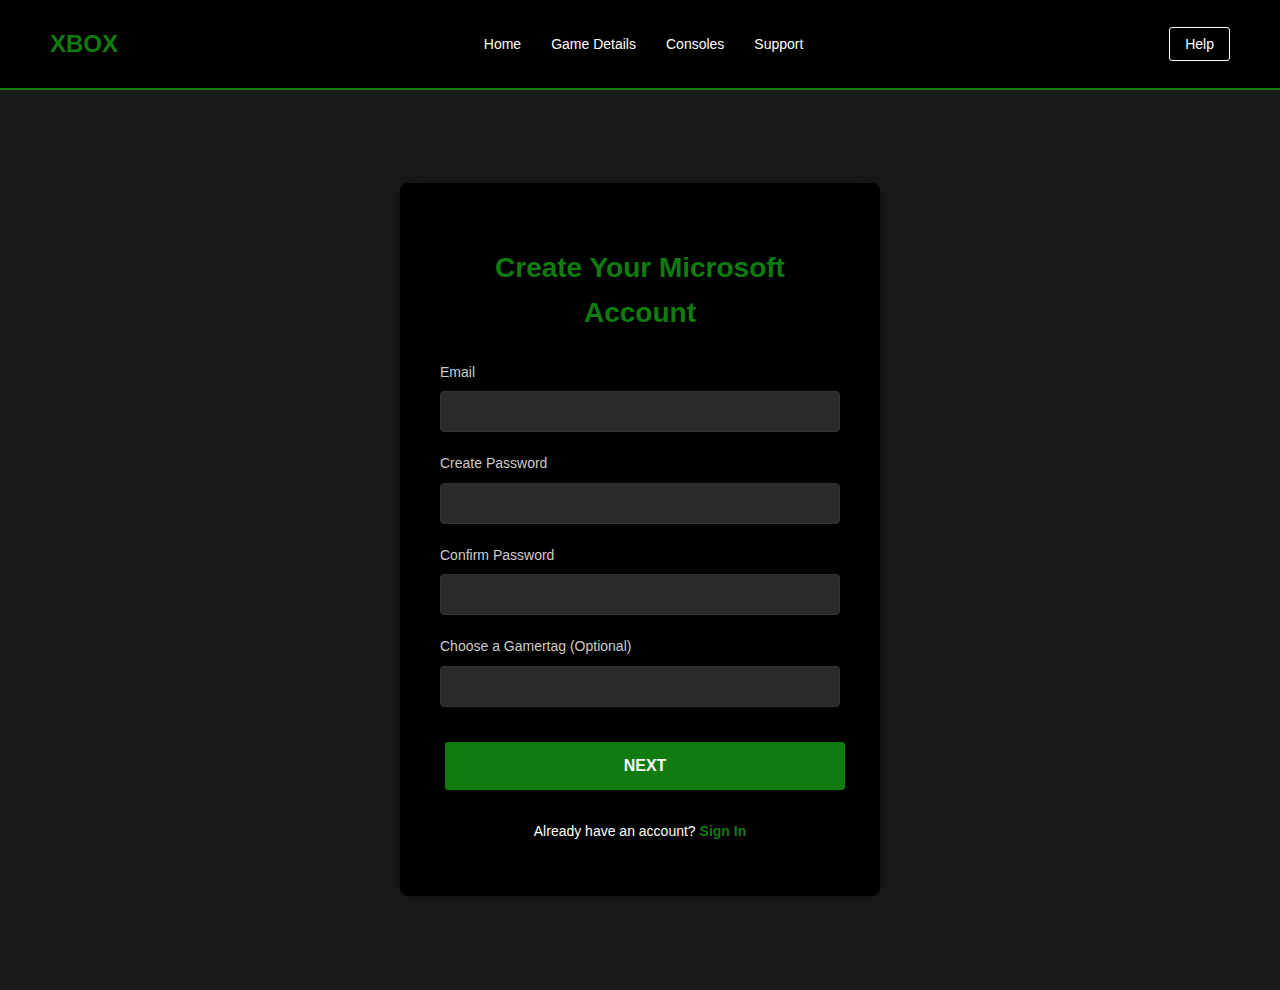
<file: xbox/signup.html>
<!DOCTYPE html>
<html lang="en">
<head>
    <meta charset="UTF-8">
    <meta name="viewport" content="width=device-width, initial-scale=1.0">
    <title>Xbox - Create Account</title>
    <link rel="stylesheet" href="xbox.css"> 
    <style>
        /* Specific CSS for the Sign Up Page */
        .signup-container {
            display: flex;
            justify-content: center;
            align-items: center;
            min-height: calc(100vh - 80px); /* Adjust height to fill screen minus header/footer */
            padding: 40px 0;
            background-color: #1a1a1a;
        }

        .signup-box {
            background-color: #000000;
            padding: 40px;
            border-radius: 8px;
            box-shadow: 0 0 20px rgba(0, 0, 0, 0.5);
            width: 100%;
            max-width: 400px;
            text-align: center;
        }

        .signup-box h2 {
            color: #107C10; /* Xbox Green */
            margin-bottom: 25px;
            font-size: 28px;
        }

        .input-group {
            margin-bottom: 20px;
            text-align: left;
        }

        .input-group label {
            display: block;
            margin-bottom: 8px;
            color: #ccc;
            font-size: 14px;
        }

        .input-group input[type="text"],
        .input-group input[type="email"],
        .input-group input[type="password"] {
            width: 100%;
            padding: 12px;
            border: 1px solid #333;
            border-radius: 4px;
            background-color: #2a2a2a;
            color: #ffffff;
            box-sizing: border-box; /* Include padding and border in the element's total width and height */
            transition: border-color 0.3s;
        }

        .input-group input:focus {
            border-color: #107C10; /* Green border on focus */
            outline: none;
        }

        /* Styling for the Sign Up Button */
        .btn.primary.full-width {
            width: 100%;
            margin-top: 15px;
            padding: 15px;
            font-size: 16px;
        }

        .login-link {
            margin-top: 25px;
            font-size: 14px;
        }

        .login-link a {
            color: #107C10;
            font-weight: bold;
            transition: color 0.3s;
        }

        .login-link a:hover {
            color: #38a74e;
        }

        /* Hide the footer on the sign up page for a cleaner look */
        footer {
            display: none; 
        }

    </style>
</head>
<body>
    <header>
        <div class="logo">XBOX</div>
        <nav>
            <ul>
                <li><a href="index.html">Home</a></li>
                <li><a href="game-details.html">Game Details</a></li>
                <li><a href="#">Consoles</a></li>
                <li><a href="#">Support</a></li>
            </ul>
        </nav>
        <div class="actions">
            <a href="#" class="sign-in">Help</a>
        </div>
    </header>

    <section class="signup-container">
        <div class="signup-box">
            <h2>Create Your Microsoft Account</h2>
            
            <form action="#" method="POST">
                
                <div class="input-group">
                    <label for="email">Email</label>
                    <input type="email" id="email" name="email" required>
                </div>

                <div class="input-group">
                    <label for="password">Create Password</label>
                    <input type="password" id="password" name="password" required>
                </div>
                
                <div class="input-group">
                    <label for="confirm-password">Confirm Password</label>
                    <input type="password" id="confirm-password" name="confirm-password" required>
                </div>

                <div class="input-group">
                    <label for="gamertag">Choose a Gamertag (Optional)</label>
                    <input type="text" id="gamertag" name="gamertag">
                </div>
                
                <button type="submit" class="btn primary full-width">
                    Next
                </button>
            </form>

            <p class="login-link">
                Already have an account? <a href="#">Sign In</a>
            </p>
        </div>
    </section>

    <footer>
        <p>&copy; 2025 Xbox-Style Site. Not affiliated with Microsoft.</p>
    </footer>
</body>
</html>
</file>
<file: xbox/xbox.css>
/* General Styling */
body {
    font-family: 'Segoe UI', Tahoma, Geneva, Verdana, sans-serif;
    margin: 0;
    padding: 0;
    background-color: #1a1a1a; /* Dark background */
    color: #ffffff; /* White text */
    line-height: 1.6;
}

a {
    text-decoration: none;
    color: #ffffff;
}

ul {
    list-style: none;
    padding: 0;
}

/* Header/Navigation Bar Styling */
header {
    background-color: #000000;
    display: flex;
    justify-content: space-between;
    align-items: center;
    padding: 15px 50px;
    border-bottom: 2px solid #107C10; /* Xbox Green line */
}

.logo {
    font-size: 24px;
    font-weight: bold;
    color: #107C10; /* Xbox Green */
}

nav ul {
    display: flex;
}

nav ul li a {
    padding: 10px 15px;
    font-size: 14px;
    transition: color 0.3s;
}

nav ul li a:hover {
    color: #107C10; /* Hover color */
}

.sign-in {
    padding: 8px 15px;
    border: 1px solid #ffffff;
    border-radius: 3px;
    font-size: 14px;
    transition: background-color 0.3s;
}

.sign-in:hover {
    background-color: #107C10;
    border-color: #107C10;
}

/* Hero Section Styling (The Big Banner) */
.hero {
    background: url('https://via.placeholder.com/1500x600/000000/FFFFFF?text=Xbox+Hero+Image') no-repeat center center/cover;
    height: 500px;
    display: flex;
    align-items: center;
    justify-content: center;
    text-align: center;
    position: relative;
    overflow: hidden;
}

.hero-content {
    background-color: rgba(0, 0, 0, 0.5); /* Semi-transparent black overlay */
    padding: 40px;
    border-radius: 8px;
    max-width: 600px;
}

.hero-content h1 {
    font-size: 48px;
    margin-bottom: 15px;
    color: #fff;
}

.hero-content p {
    font-size: 18px;
    margin-bottom: 30px;
}

/* Button Styling */
.btn {
    display: inline-block;
    padding: 12px 25px;
    margin: 5px;
    border-radius: 3px;
    font-weight: bold;
    text-transform: uppercase;
    transition: opacity 0.3s;
}

.btn.primary {
    background-color: #107C10; /* Xbox Green */
    color: #ffffff;
    border: none;
}

.btn.secondary {
    background-color: transparent;
    border: 2px solid #ffffff;
    color: #ffffff;
}

.btn:hover {
    opacity: 0.8;
}

.btn.small {
    padding: 8px 15px;
    font-size: 12px;
}

/* Products Section */
.products {
    padding: 50px;
    text-align: center;
}

.products h2 {
    font-size: 32px;
    margin-bottom: 40px;
    color: #107C10;
}

.product-grid {
    display: flex;
    justify-content: center;
    gap: 30px;
}

.card {
    background-color: #2a2a2a;
    padding: 20px;
    border-radius: 5px;
    width: 300px;
    box-shadow: 0 4px 8px rgba(0, 0, 0, 0.2);
    text-align: left;
}

.card img {
    width: 100%;
    height: auto;
    border-radius: 3px;
    margin-bottom: 15px;
}

.card h3 {
    color: #fff;
    margin-top: 0;
}

/* Footer Styling */
footer {
    background-color: #000000;
    text-align: center;
    padding: 20px;
    font-size: 12px;
    margin-top: 40px;
}
</file>
